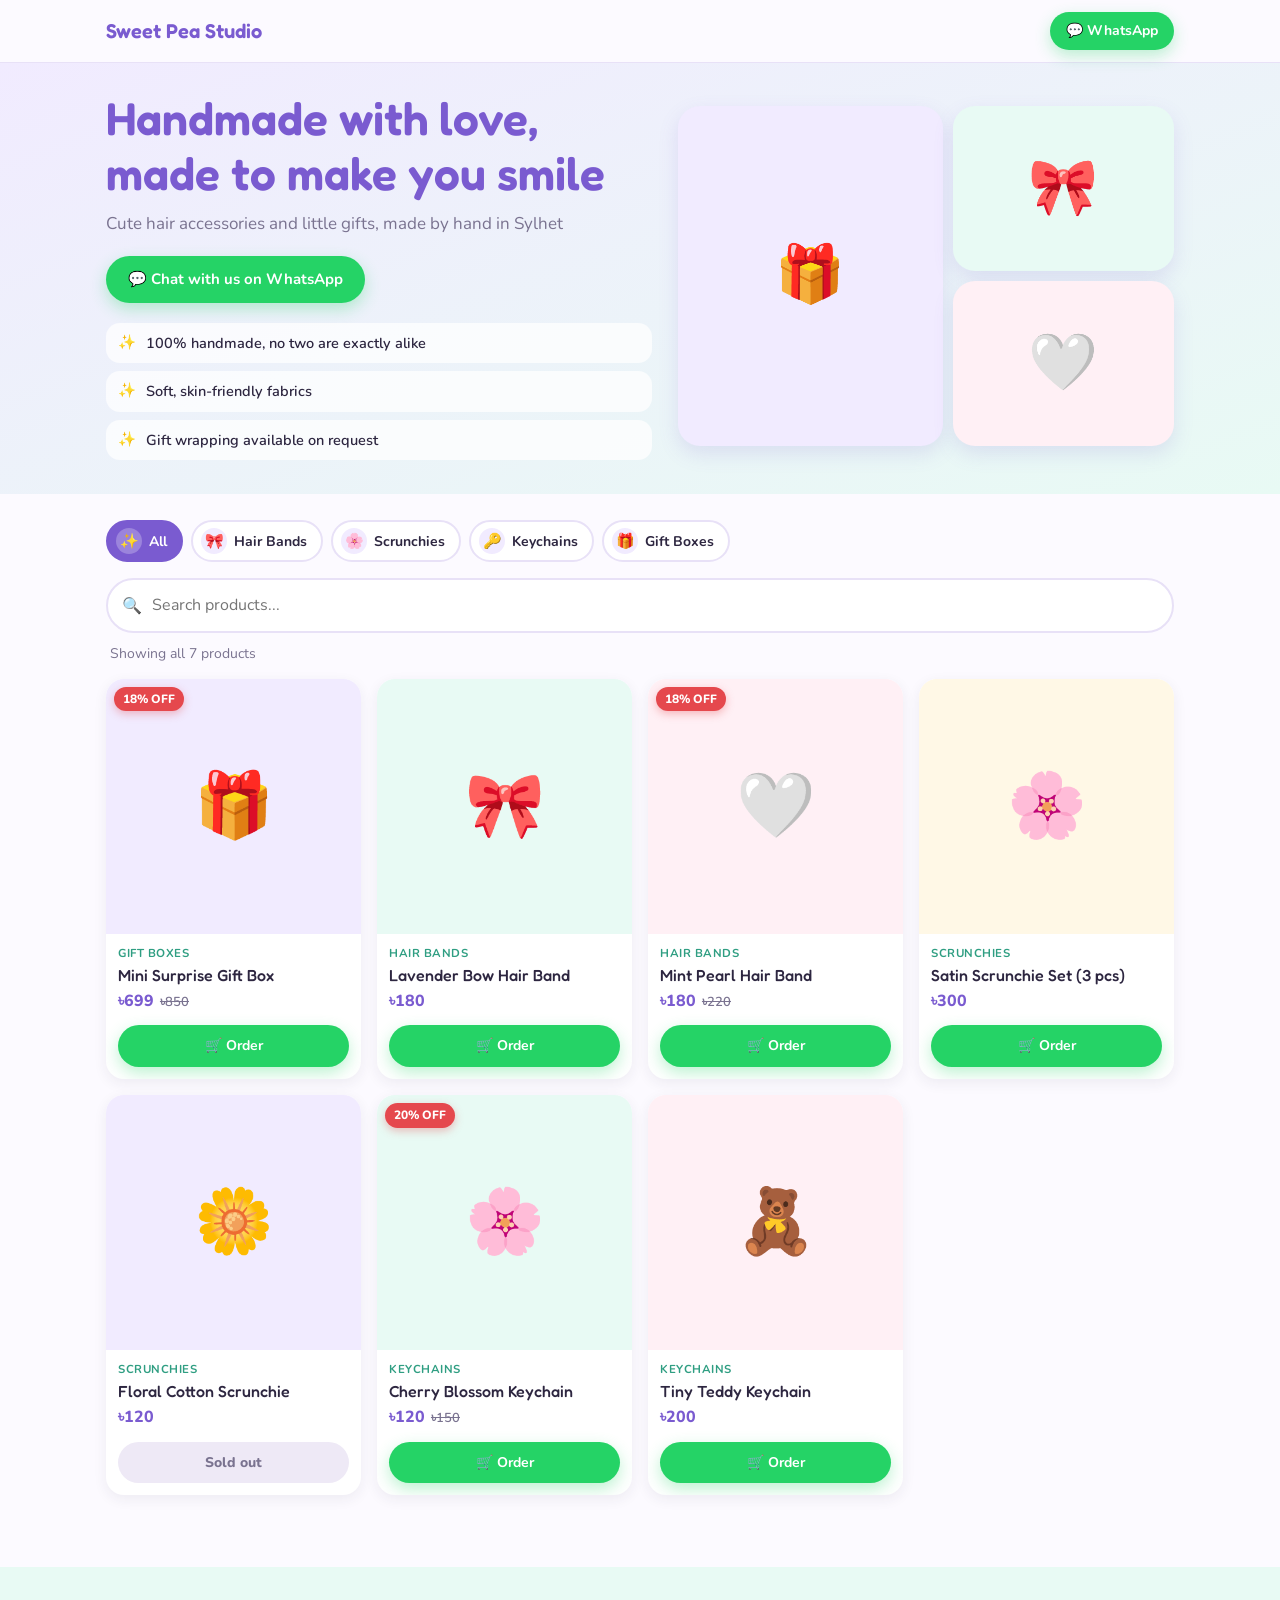
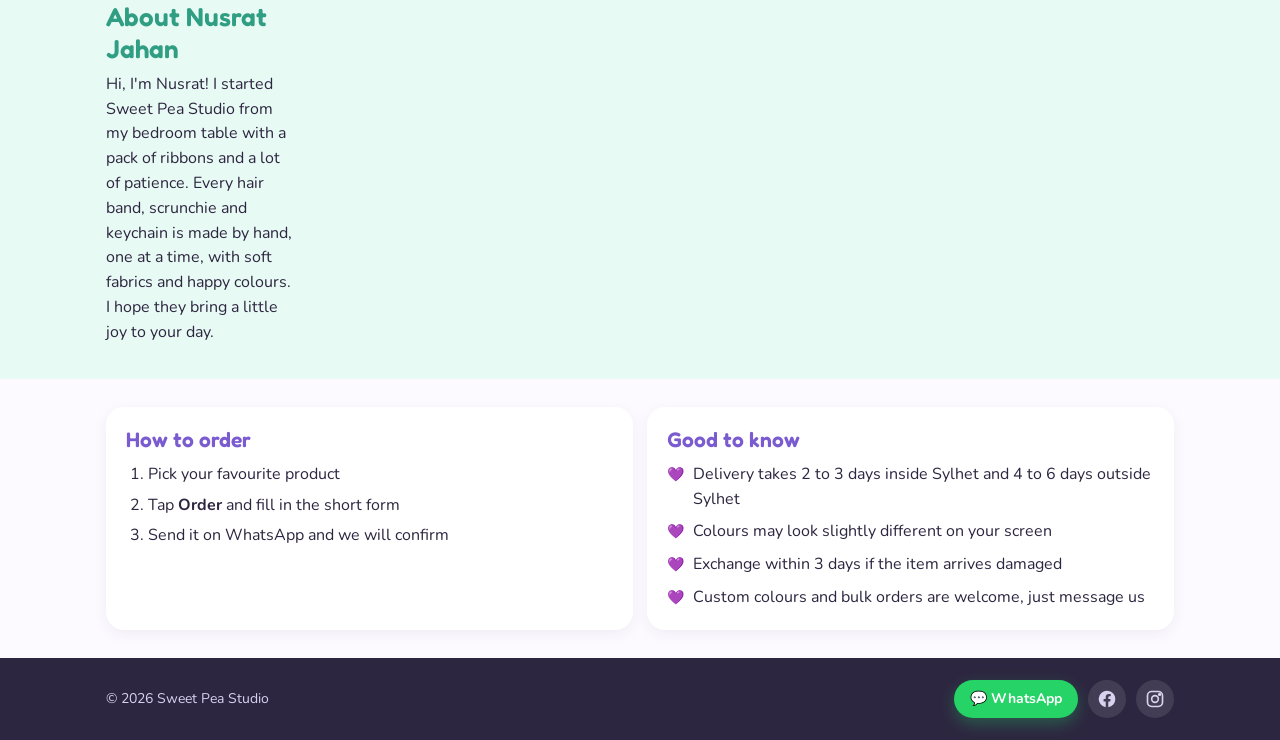
<file: index.html>
<!DOCTYPE html>
<html lang="en">
<head>
  <meta charset="UTF-8">
  <meta name="viewport" content="width=device-width, initial-scale=1">
  <title>Shop</title>
  <link rel="icon" id="favicon" href="data:,">
  <link rel="preconnect" href="https://fonts.googleapis.com">
  <link rel="preconnect" href="https://fonts.gstatic.com" crossorigin>
  <link href="https://fonts.googleapis.com/css2?family=Fredoka:wght@500;600&family=Nunito:wght@400;600;700&display=swap" rel="stylesheet">
  <link rel="stylesheet" href="style.css">
</head>
<body>

<div id="previewBar" class="preview-bar" hidden>Preview mode: showing sample content</div>

<header class="top">
  <div class="wrap top-in">
    <a href="index.html" class="brand">
      <img id="logo" alt="" hidden>
      <span id="shopName"></span>
    </a>
    <a id="topWa" class="btn btn-wa small" target="_blank" rel="noopener">💬 WhatsApp</a>
  </div>
</header>

<main>
  <section class="hero">
    <div class="wrap hero-in">
      <div class="hero-text">
        <h1 id="headline"></h1>
        <p id="tagline" class="tagline"></p>
        <a id="heroWa" class="btn btn-wa" target="_blank" rel="noopener">💬 Chat with us on WhatsApp</a>
        <ul id="points" class="points"></ul>
      </div>
      <div id="collage" class="collage"></div>
    </div>
  </section>

  <section class="wrap shop" id="shopTop">
    <div id="chips" class="chips"></div>

    <div class="search">
      <span class="search-ico">🔍</span>
      <input id="search" type="search" placeholder="Search products..." autocomplete="off" enterkeyhint="search">
      <button id="clearSearch" class="clear" type="button" aria-label="Clear search" hidden>✕</button>
    </div>
    <p id="resultCount" class="result-count"></p>

    <div id="results"></div>
    <div id="grid" class="grid"></div>

    <div id="empty" class="empty" hidden>
      <div class="empty-emoji">🔎</div>
      <p>Sorry, we could not find what you are looking for.</p>
      <a id="emptyWa" class="btn btn-wa" target="_blank" rel="noopener">💬 Ask on WhatsApp</a>
    </div>

    <nav id="pager" class="pager" aria-label="Pages"></nav>
  </section>

  <section id="about" class="about" hidden>
    <div class="wrap about-in">
      <img id="ownerPhoto" class="owner-photo" alt="" hidden>
      <div>
        <h2>About <span id="ownerName">us</span></h2>
        <p id="story"></p>
      </div>
    </div>
  </section>

  <section class="wrap info">
    <div class="info-box">
      <h2>How to order</h2>
      <ol class="steps">
        <li>Pick your favourite product</li>
        <li>Tap <b>Order</b> and fill in the short form</li>
        <li>Send it on WhatsApp and we will confirm</li>
      </ol>
    </div>
    <div class="info-box" id="knowBox">
      <h2>Good to know</h2>
      <ul id="knowList" class="know"></ul>
    </div>
  </section>
</main>

<footer class="foot">
  <div class="wrap foot-in">
    <div>© <span id="year"></span> <span id="footName"></span></div>
    <div class="foot-links">
      <a id="footWa" class="btn btn-wa small" target="_blank" rel="noopener">💬 WhatsApp</a>
      <a id="fb" class="social" target="_blank" rel="noopener" aria-label="Facebook" hidden>
        <svg viewBox="0 0 24 24" fill="currentColor"><path d="M22 12a10 10 0 1 0-11.56 9.88v-6.99H7.9V12h2.54V9.8c0-2.5 1.49-3.89 3.77-3.89 1.09 0 2.24.2 2.24.2v2.46h-1.26c-1.24 0-1.63.77-1.63 1.56V12h2.78l-.44 2.89h-2.34v6.99A10 10 0 0 0 22 12z"/></svg>
      </a>
      <a id="ig" class="social" target="_blank" rel="noopener" aria-label="Instagram" hidden>
        <svg viewBox="0 0 24 24" fill="none" stroke="currentColor" stroke-width="2"><rect x="3" y="3" width="18" height="18" rx="5"/><circle cx="12" cy="12" r="4"/><circle cx="17.5" cy="6.5" r="1" fill="currentColor"/></svg>
      </a>
    </div>
  </div>
</footer>

<script src="script.js"></script>
<script src="order.js"></script>
</body>
</html>
</file>
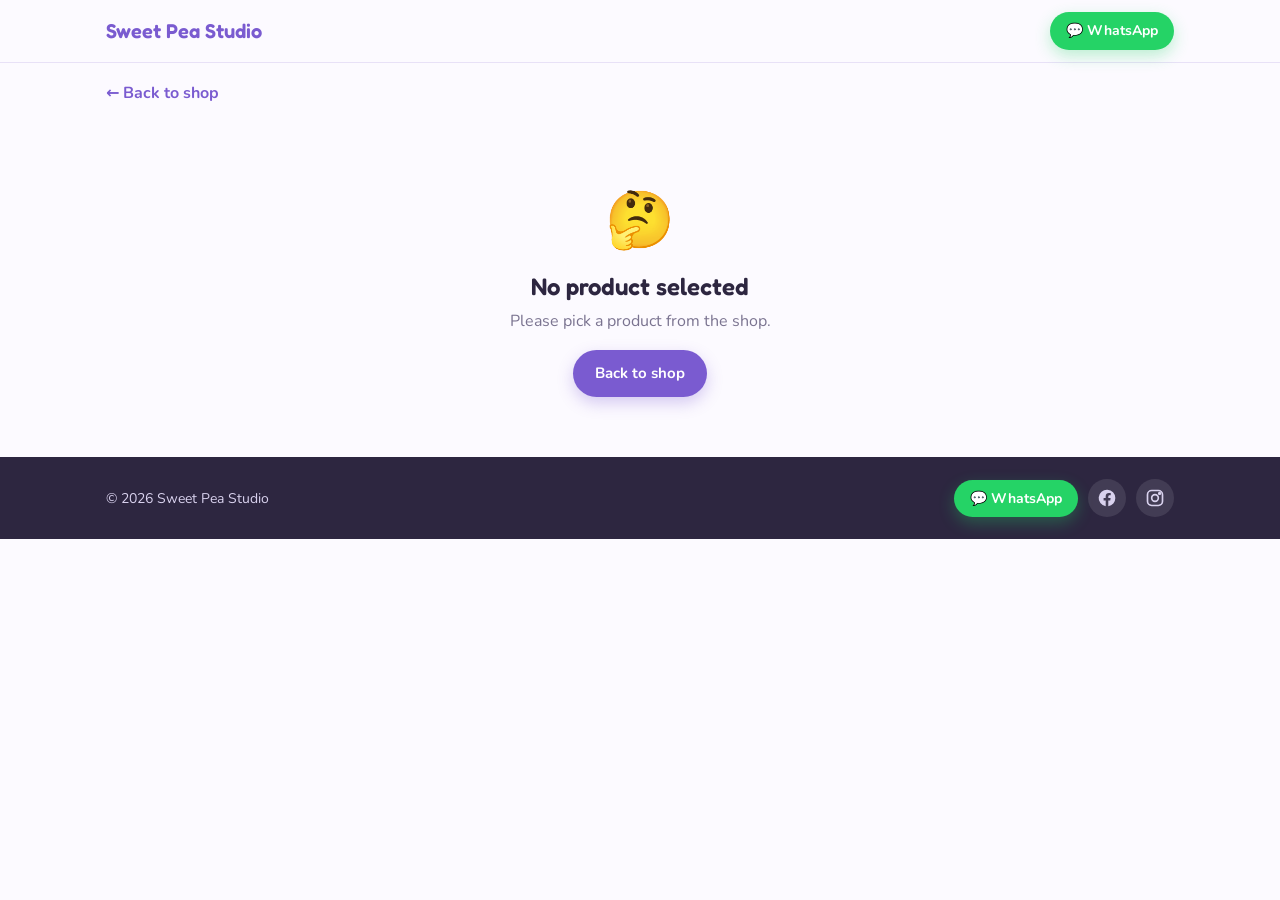
<file: product.html>
<!DOCTYPE html>
<html lang="en">
<head>
  <meta charset="UTF-8">
  <meta name="viewport" content="width=device-width, initial-scale=1">
  <title>Product</title>
  <link rel="icon" id="favicon" href="data:,">
  <link rel="preconnect" href="https://fonts.googleapis.com">
  <link rel="preconnect" href="https://fonts.gstatic.com" crossorigin>
  <link href="https://fonts.googleapis.com/css2?family=Fredoka:wght@500;600&family=Nunito:wght@400;600;700&display=swap" rel="stylesheet">
  <link rel="stylesheet" href="style.css">
</head>
<body>

<div id="previewBar" class="preview-bar" hidden>Preview mode: showing sample content</div>

<header class="top">
  <div class="wrap top-in">
    <a href="index.html" class="brand">
      <img id="logo" alt="" hidden>
      <span id="shopName"></span>
    </a>
    <a id="topWa" class="btn btn-wa small" target="_blank" rel="noopener">💬 WhatsApp</a>
  </div>
</header>

<main class="wrap">
  <a href="index.html" class="back">← Back to shop</a>
  <div id="view"><p style="text-align:center;color:var(--muted);padding:60px 0">Loading...</p></div>
</main>

<footer class="foot">
  <div class="wrap foot-in">
    <div>© <span id="year"></span> <span id="footName"></span></div>
    <div class="foot-links">
      <a id="footWa" class="btn btn-wa small" target="_blank" rel="noopener">💬 WhatsApp</a>
      <a id="fb" class="social" target="_blank" rel="noopener" aria-label="Facebook" hidden>
        <svg viewBox="0 0 24 24" fill="currentColor"><path d="M22 12a10 10 0 1 0-11.56 9.88v-6.99H7.9V12h2.54V9.8c0-2.5 1.49-3.89 3.77-3.89 1.09 0 2.24.2 2.24.2v2.46h-1.26c-1.24 0-1.63.77-1.63 1.56V12h2.78l-.44 2.89h-2.34v6.99A10 10 0 0 0 22 12z"/></svg>
      </a>
      <a id="ig" class="social" target="_blank" rel="noopener" aria-label="Instagram" hidden>
        <svg viewBox="0 0 24 24" fill="none" stroke="currentColor" stroke-width="2"><rect x="3" y="3" width="18" height="18" rx="5"/><circle cx="12" cy="12" r="4"/><circle cx="17.5" cy="6.5" r="1" fill="currentColor"/></svg>
      </a>
    </div>
  </div>
</footer>

<script src="script.js"></script>
<script src="order.js"></script>
<script>
(function () {
  'use strict';
  var S = window.Shop;
  var view = document.getElementById('view');

  function message(emoji, title, text) {
    view.innerHTML =
      '<div class="msg"><div class="empty-emoji">' + emoji + '</div>' +
      '<h2>' + S.esc(title) + '</h2><p>' + S.esc(text) + '</p>' +
      '<a class="btn btn-main" href="index.html">Back to shop</a></div>';
  }

  function videoHtml(url) {
    if (!url) return '';
    var yt = url.match(/(?:youtube\.com\/watch\?v=|youtu\.be\/|youtube\.com\/shorts\/|youtube\.com\/embed\/)([\w-]{11})/);
    var vm = url.match(/vimeo\.com\/(\d+)/);
    var inner;
    if (yt) inner = '<iframe src="https://www.youtube.com/embed/' + yt[1] + '" allowfullscreen loading="lazy"></iframe>';
    else if (vm) inner = '<iframe src="https://player.vimeo.com/video/' + vm[1] + '" allowfullscreen loading="lazy"></iframe>';
    else inner = '<video controls playsinline preload="metadata" src="' + S.esc(S.img(url)) + '"></video>';
    return '<h2 class="section-title">Watch video</h2><div class="video-box">' + inner + '</div>';
  }

  function qaHtml(list) {
    var items = (list || []).filter(function (x) { return x && x.question && x.answer; });
    if (!items.length) return '';
    return '<h2 class="section-title">Questions and answers</h2>' +
      items.map(function (x) {
        return '<div class="qa-item"><div class="qa-q">Q: ' + S.esc(x.question) + '</div><div class="qa-a">' + S.esc(x.answer) + '</div></div>';
      }).join('');
  }

  function relatedHtml(p) {
    var list = S.visibleProducts().filter(function (x) {
      return x.code !== p.code && x.category === p.category && !x.soldOut;
    }).slice(0, 4);
    if (!list.length) return '';
    return '<section class="related"><h2 class="section-title">You may also like</h2>' +
      '<div class="grid" id="relGrid">' +
      list.map(function (x) { return S.cardHtml(x, S.products.indexOf(x)); }).join('') +
      '</div></section>';
  }

  function render(p) {
    var photos = [p.photo].concat(p.morePhotos || []).filter(Boolean);
    var tint = S.tint(S.products.indexOf(p));

    var main;
    if (photos.length) main = '<img id="mainImg" src="' + S.esc(S.img(photos[0])) + '" alt="' + S.esc(p.name) + '">';
    else main = S.esc(p.emoji || '🎁');

    var thumbs = '';
    if (photos.length > 1) {
      thumbs = '<div class="thumbs" id="thumbs">' + photos.map(function (ph, i) {
        return '<button type="button" class="thumb' + (i === 0 ? ' active' : '') + '" data-src="' + S.esc(S.img(ph)) + '" aria-label="Photo ' + (i + 1) + '"><img src="' + S.esc(S.img(ph)) + '" alt="" loading="lazy"></button>';
      }).join('') + '</div>';
    }

    var orderBtn;
    if (p.soldOut) orderBtn = '<span class="sold">Sold out</span>';
    else if (typeof window.openOrder === 'function')
      orderBtn = '<button class="btn btn-wa block" type="button" data-order="' + S.esc(p.code) + '">🛒 Order now</button>';
    else
      orderBtn = '<a class="btn btn-wa block" target="_blank" rel="noopener" href="' + S.esc(S.waLink(S.orderMessage(p))) + '">💬 Order on WhatsApp</a>';

    var askMsg = 'Hi! I have a question about "' + p.name + '":\n' + S.productUrl(p);
    var ask = '<a class="btn btn-soft block" target="_blank" rel="noopener" href="' + S.esc(S.waLink(askMsg)) + '">💬 Ask on WhatsApp</a>';

    var desc = (p.description || '').trim();

    view.innerHTML =
      '<div class="product">' +
        '<div class="gallery">' +
          '<div class="main ' + tint + '">' + main + S.badgeHtml(p) + '</div>' + thumbs +
        '</div>' +
        '<div class="pinfo">' +
          '<div class="card-cat">' + S.esc(p.category || '') + '</div>' +
          '<h1>' + S.esc(p.name) + '</h1>' +
          '<div class="price">' + S.priceHtml(p) + '</div>' +
          (desc ? '<p class="desc">' + S.esc(desc) + '</p>' : '<div style="height:16px"></div>') +
          '<div class="pbtns">' + orderBtn + ask + '</div>' +
        '</div>' +
      '</div>' +
      qaHtml(p.qa) +
      videoHtml((p.video || '').trim()) +
      relatedHtml(p);

    document.title = p.name + ' | ' + (S.shop.shopName || 'Shop');
  }

  // clicks: order buttons, thumbnails
  document.addEventListener('click', function (e) {
    var ob = e.target.closest('[data-order]');
    if (ob) {
      var p = S.findProduct(ob.getAttribute('data-order'));
      if (p && typeof window.openOrder === 'function') window.openOrder(p);
      return;
    }
    var th = e.target.closest('.thumb');
    if (th) {
      var img = document.getElementById('mainImg');
      if (img) img.src = th.getAttribute('data-src');
      var all = document.querySelectorAll('.thumb');
      for (var i = 0; i < all.length; i++) all[i].classList.remove('active');
      th.classList.add('active');
    }
  });

  var code = new URLSearchParams(location.search).get('p');

  S.load().then(function () {
    S.applyCommon();
    if (!code) {
      message('🤔', 'No product selected', 'Please pick a product from the shop.');
      return;
    }
    var p = S.findProduct(code);
    var hidden = p && S.hiddenCats()[p.category];
    if (!p || hidden) {
      message('😕', 'Product not found', 'This product may have been removed or the link is not correct.');
      return;
    }
    render(p);
  }).catch(function () {
    message('😕', 'Something went wrong', 'We could not load this page right now. Please refresh and try again.');
  });
})();
</script>
</body>
</html>
</file>
<file: style.css>
:root{
  --lav:#b79cf0; --lav-d:#7a5bd0; --lav-l:#f1ebff;
  --mint:#bfeee0; --mint-d:#2f9e82; --mint-l:#e8faf4;
  --pink-l:#fff0f5; --sun-l:#fff8e6;
  --ink:#2d2640; --muted:#7a7390; --bg:#fcfaff; --line:#e8e1f7;
  --red:#e5484d; --wa:#25d366; --wa-d:#1ba84f;
  --radius:18px;
}
*{box-sizing:border-box;margin:0;padding:0}
html{scroll-behavior:smooth}
body{font-family:'Nunito',system-ui,sans-serif;color:var(--ink);background:var(--bg);line-height:1.55;-webkit-text-size-adjust:100%}
h1,h2,h3{font-family:'Fredoka','Nunito',sans-serif;font-weight:600;line-height:1.2}
img{max-width:100%;display:block}
a{color:inherit;text-decoration:none}
button,input,select,textarea{font:inherit;color:inherit}
[hidden]{display:none!important}
.wrap{max-width:1100px;margin:0 auto;padding:0 16px}

.preview-bar{background:var(--ink);color:#fff;text-align:center;font-size:13px;padding:6px 10px}

/* buttons */
.btn{display:inline-flex;align-items:center;justify-content:center;gap:6px;border:0;cursor:pointer;border-radius:999px;padding:12px 22px;font-weight:700;font-size:15px;transition:transform .15s,box-shadow .15s,background .15s}
.btn:active{transform:scale(.97)}
.btn-wa{background:var(--wa);color:#fff;box-shadow:0 6px 16px rgba(37,211,102,.3)}
.btn-wa:hover{background:var(--wa-d)}
.btn-soft{background:var(--lav-l);color:var(--lav-d)}
.btn-soft:hover{background:#e6dcff}
.btn-main{background:var(--lav-d);color:#fff;box-shadow:0 6px 16px rgba(122,91,208,.3)}
.btn-main:hover{background:#6746bf}
.btn.small{padding:8px 16px;font-size:14px}
.btn.block{width:100%}
.btn[disabled]{opacity:.6;cursor:not-allowed}

/* header */
.top{position:sticky;top:0;z-index:30;background:rgba(252,250,255,.92);backdrop-filter:blur(8px);border-bottom:1px solid var(--line)}
.top-in{display:flex;align-items:center;justify-content:space-between;gap:10px;height:62px}
.brand{display:flex;align-items:center;gap:10px;font-family:'Fredoka',sans-serif;font-weight:600;font-size:20px;color:var(--lav-d);min-width:0}
.brand img{width:38px;height:38px;border-radius:50%;object-fit:cover}
.brand span{white-space:nowrap;overflow:hidden;text-overflow:ellipsis}

/* hero */
.hero{background:linear-gradient(160deg,var(--lav-l) 0%,var(--mint-l) 100%);padding:28px 0 34px}
.hero-in{display:grid;gap:26px;align-items:center}
.hero h1{font-size:clamp(28px,7vw,46px);color:var(--lav-d);margin-bottom:10px}
.tagline{color:var(--muted);font-size:17px;margin-bottom:18px}
.points{list-style:none;margin-top:20px;display:grid;gap:8px}
.points li{background:rgba(255,255,255,.75);border-radius:14px;padding:9px 14px 9px 40px;position:relative;font-weight:600;font-size:14.5px}
.points li::before{content:"✨";position:absolute;left:12px;top:8px}
.collage{display:grid;grid-template-columns:1.2fr 1fr;grid-template-rows:1fr 1fr;gap:10px;height:280px}
.collage .c{border-radius:22px;overflow:hidden;display:flex;align-items:center;justify-content:center;font-size:56px;box-shadow:0 8px 20px rgba(122,91,208,.15)}
.collage .c:first-child{grid-row:span 2}
.collage .c img{width:100%;height:100%;object-fit:cover}
.collage:empty{display:none}

/* shop */
.shop{padding-top:26px;padding-bottom:10px;scroll-margin-top:70px}
.chips{display:flex;gap:8px;flex-wrap:wrap;margin-bottom:16px}
.chip{display:flex;align-items:center;gap:7px;border:2px solid var(--line);background:#fff;border-radius:999px;padding:6px 14px 6px 8px;font-weight:700;font-size:14px;cursor:pointer;transition:all .15s}
.chip .ci{width:26px;height:26px;border-radius:50%;background:var(--lav-l);display:flex;align-items:center;justify-content:center;font-size:15px;overflow:hidden}
.chip .ci img{width:100%;height:100%;object-fit:cover}
.chip.active{background:var(--lav-d);border-color:var(--lav-d);color:#fff}
.chip.active .ci{background:rgba(255,255,255,.25)}

.search{position:relative}
.search input{width:100%;border:2px solid var(--line);background:#fff;border-radius:999px;padding:13px 46px 13px 44px;outline:none;font-size:16px}
.search input:focus{border-color:var(--lav)}
.search-ico{position:absolute;left:16px;top:50%;transform:translateY(-50%);font-size:16px}
.clear{position:absolute;right:8px;top:50%;transform:translateY(-50%);width:32px;height:32px;border-radius:50%;border:0;background:var(--lav-l);color:var(--lav-d);cursor:pointer;font-weight:700}
.result-count{color:var(--muted);font-size:14px;margin:10px 4px 14px;min-height:20px}
#results{scroll-margin-top:76px}

/* grid + cards */
.grid{display:grid;grid-template-columns:repeat(2,1fr);gap:12px}
.card{background:#fff;border-radius:var(--radius);overflow:hidden;box-shadow:0 4px 14px rgba(45,38,64,.07);display:flex;flex-direction:column;transition:transform .2s,box-shadow .2s}
.card:hover{transform:translateY(-3px);box-shadow:0 10px 24px rgba(45,38,64,.12)}
.card-link{display:flex;flex-direction:column;flex:1}
.card-img{position:relative;aspect-ratio:1/1;display:flex;align-items:center;justify-content:center;font-size:64px;overflow:hidden}
.card-img img{width:100%;height:100%;object-fit:cover}
.t0{background:var(--lav-l)} .t1{background:var(--mint-l)} .t2{background:var(--pink-l)} .t3{background:var(--sun-l)}
.card-body{padding:11px 12px 6px;flex:1}
.card-cat{font-size:11.5px;font-weight:700;color:var(--mint-d);text-transform:uppercase;letter-spacing:.5px}
.card-name{font-family:'Fredoka',sans-serif;font-weight:500;font-size:16px;margin:2px 0 4px;line-height:1.25}
.price{font-weight:800;color:var(--lav-d);font-size:16px}
.price .old{color:var(--muted);text-decoration:line-through;font-weight:600;font-size:13px;margin-left:6px}
.badge{position:absolute;top:8px;left:8px;background:var(--red);color:#fff;font-size:12px;font-weight:800;padding:3px 9px;border-radius:999px;box-shadow:0 3px 8px rgba(229,72,77,.35)}
.card-act{padding:6px 12px 12px}
.card-act .btn{width:100%;padding:10px 12px;font-size:14px}
.sold{display:block;text-align:center;background:#eee9f6;color:var(--muted);font-weight:800;border-radius:999px;padding:10px;font-size:14px}

.empty{text-align:center;padding:36px 10px}
.empty-emoji{font-size:48px;margin-bottom:6px}
.empty p{color:var(--muted);margin-bottom:16px}

/* pager */
.pager{display:flex;flex-wrap:wrap;justify-content:center;gap:6px;margin:26px 0 10px}
.pager button{min-width:40px;height:40px;border-radius:12px;border:2px solid var(--line);background:#fff;font-weight:700;cursor:pointer;padding:0 12px}
.pager button.active{background:var(--lav-d);border-color:var(--lav-d);color:#fff}
.pager button[disabled]{opacity:.4;cursor:not-allowed}

/* about */
.about{background:var(--mint-l);padding:34px 0;margin-top:26px}
.about-in{display:grid;gap:18px;align-items:center}
.about h2{font-size:26px;color:var(--mint-d);margin-bottom:8px}
.owner-photo{width:150px;height:150px;border-radius:50%;object-fit:cover;border:5px solid #fff;box-shadow:0 8px 20px rgba(47,158,130,.2);margin:0 auto}

/* info */
.info{display:grid;gap:14px;padding-top:28px;padding-bottom:28px}
.info-box{background:#fff;border-radius:var(--radius);padding:20px;box-shadow:0 4px 14px rgba(45,38,64,.06)}
.info-box h2{font-size:21px;color:var(--lav-d);margin-bottom:10px}
.steps{padding-left:22px;display:grid;gap:6px}
.know{list-style:none;display:grid;gap:8px}
.know li{padding-left:26px;position:relative}
.know li::before{content:"💜";position:absolute;left:0;font-size:14px;top:2px}

/* footer */
.foot{background:var(--ink);color:#d9d2ee;padding:22px 0;font-size:14px}
.foot-in{display:flex;flex-wrap:wrap;gap:14px;align-items:center;justify-content:space-between}
.foot-links{display:flex;gap:10px;align-items:center}
.social{width:38px;height:38px;border-radius:50%;background:rgba(255,255,255,.1);display:flex;align-items:center;justify-content:center;padding:9px}
.social:hover{background:var(--lav)}

/* product page */
.back{display:inline-block;margin:18px 0 12px;font-weight:700;color:var(--lav-d)}
.product{display:grid;gap:20px;padding-bottom:20px}
.gallery .main{aspect-ratio:1/1;border-radius:var(--radius);overflow:hidden;display:flex;align-items:center;justify-content:center;font-size:110px;position:relative}
.gallery .main img{width:100%;height:100%;object-fit:cover}
.thumbs{display:flex;gap:8px;margin-top:10px;overflow-x:auto;padding-bottom:4px}
.thumb{flex:0 0 66px;height:66px;border-radius:12px;overflow:hidden;border:3px solid transparent;cursor:pointer;background:var(--lav-l);padding:0}
.thumb img{width:100%;height:100%;object-fit:cover}
.thumb.active{border-color:var(--lav-d)}
.pinfo .card-cat{font-size:13px}
.pinfo h1{font-size:28px;margin:4px 0 8px}
.pinfo .price{font-size:24px}
.pinfo .price .old{font-size:16px}
.pinfo .desc{margin:14px 0 18px;color:#4a4360;white-space:pre-line}
.pbtns{display:grid;gap:10px}
.section-title{font-size:22px;color:var(--lav-d);margin:26px 0 12px}
.qa-item{background:#fff;border-radius:14px;padding:14px 16px;margin-bottom:10px;box-shadow:0 3px 10px rgba(45,38,64,.05)}
.qa-q{font-weight:800}
.qa-a{color:#4a4360;margin-top:4px}
.video-box{border-radius:var(--radius);overflow:hidden;background:#000;aspect-ratio:16/9}
.video-box video,.video-box iframe{width:100%;height:100%;border:0;display:block}
.msg{text-align:center;padding:60px 16px}
.msg .empty-emoji{font-size:56px}
.msg h2{margin:8px 0}
.msg p{color:var(--muted);margin-bottom:16px}
.related{padding-bottom:30px}

/* order popup */
.modal{position:fixed;inset:0;z-index:100;background:rgba(45,38,64,.55);display:flex;align-items:flex-end;justify-content:center}
.modal-box{background:#fff;width:100%;max-width:480px;max-height:92vh;overflow-y:auto;border-radius:24px 24px 0 0;padding:20px 18px 24px;position:relative;animation:up .25s ease}
@keyframes up{from{transform:translateY(40px);opacity:0}to{transform:none;opacity:1}}
.modal-x{position:absolute;right:12px;top:12px;width:34px;height:34px;border-radius:50%;border:0;background:var(--lav-l);color:var(--lav-d);font-weight:800;cursor:pointer}
.modal-box h3{font-size:22px;color:var(--lav-d);padding-right:40px}
.modal-prod{color:var(--muted);margin:2px 0 14px;font-size:14.5px}
.field{margin-bottom:13px}
.field label{display:block;font-weight:700;font-size:14px;margin-bottom:4px}
.field input,.field select,.field textarea{width:100%;border:2px solid var(--line);border-radius:14px;padding:11px 14px;outline:none;background:#fff;font-size:16px}
.field textarea{resize:vertical;min-height:70px}
.field input:focus,.field select:focus,.field textarea:focus{border-color:var(--lav)}
.field.bad input,.field.bad select,.field.bad textarea{border-color:var(--red)}
.err{color:var(--red);font-size:13px;font-weight:700;margin-top:4px}
.qty{display:flex;align-items:center;gap:12px}
.qty button{width:40px;height:40px;border-radius:50%;border:2px solid var(--line);background:#fff;font-size:20px;font-weight:800;cursor:pointer;color:var(--lav-d)}
.qty span{min-width:28px;text-align:center;font-weight:800;font-size:18px}
.note{background:var(--mint-l);border-radius:12px;padding:9px 12px;font-size:13.5px;margin-top:6px;color:#25705c}
.total-box{background:var(--lav-l);border-radius:16px;padding:12px 14px;margin:6px 0 12px}
.total-row{display:flex;justify-content:space-between;font-size:14.5px;padding:2px 0}
.total-row.big{font-weight:800;font-size:18px;color:var(--lav-d);border-top:2px dashed #d5c8f5;margin-top:6px;padding-top:8px}
.pay-note{font-size:13.5px;color:var(--muted);margin-bottom:14px;white-space:pre-line}

/* bigger screens */
@media(min-width:700px){
  .grid{grid-template-columns:repeat(3,1fr);gap:16px}
  .hero-in{grid-template-columns:1.1fr 1fr}
  .collage{height:340px}
  .about-in{grid-template-columns:190px 1fr}
  .info{grid-template-columns:1fr 1fr}
  .product{grid-template-columns:1fr 1fr;gap:34px}
  .modal{align-items:center}
  .modal-box{border-radius:24px}
}
@media(min-width:1000px){
  .grid{grid-template-columns:repeat(4,1fr)}
}
</file>
